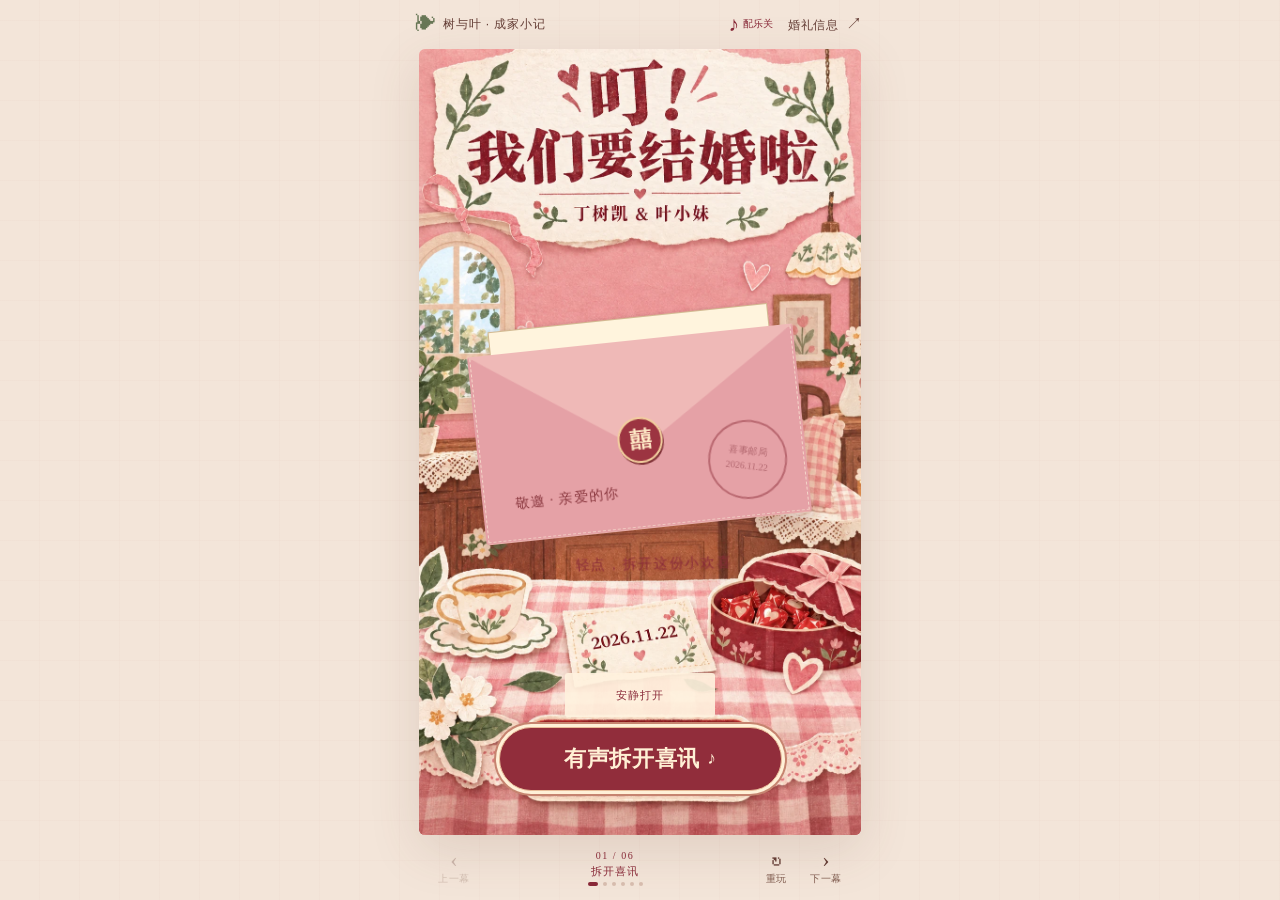
<file: index.html>
<!doctype html>
<html lang="zh-CN">
<head>
  <meta charset="UTF-8">
  <meta name="viewport" content="width=device-width,initial-scale=1,viewport-fit=cover">
  <meta name="theme-color" content="#f5e4da">
  <meta name="description" content="丁树凯与叶小妹，2026年11月22日，邀请你来小家做客，一起分享成家的欢喜。">
  <meta property="og:type" content="website">
  <meta property="og:title" content="丁树凯 & 叶小妹｜我们要结婚啦">
  <meta property="og:description" content="2026.11.22，邀请你来分享成家的欢喜。轻点，拆开我们的互动喜帖。">
  <meta property="og:url" content="https://bryantding.github.io/wedding-invitation/">
  <meta property="og:image" content="https://bryantding.github.io/wedding-invitation/assets/share-cover-square.jpg">
  <meta property="og:image:type" content="image/jpeg">
  <meta property="og:image:width" content="600">
  <meta property="og:image:height" content="600">
  <meta property="og:image:alt" content="丁树凯与叶小妹的纸艺婚礼喜讯，2026年11月22日">
  <link rel="canonical" href="https://bryantding.github.io/wedding-invitation/">
  <link rel="icon" href="assets/share-cover-square.jpg">
  <meta name="robots" content="noindex,nofollow">
  <title>丁树凯 & 叶小妹 · 成家小屋</title>
  <link rel="stylesheet" href="style.css?v=3">
  <link rel="stylesheet" href="chapters.css?v=3">
  <link rel="stylesheet" href="experience.css?v=3">
  <link rel="preload" as="image" href="assets/desk-background.webp">
  <link rel="preload" as="image" href="assets/desk-couple.webp">
  <link rel="preload" as="image" href="assets/door-pair.webp">
</head>
<body>
  <main class="invitation" id="invitation" data-scene="desk" data-desk-open="false" data-dragging="false">
    <header class="topbar">
      <span class="brand"><span aria-hidden="true">❧</span> 树与叶 · 成家小记</span>
      <div class="top-tools"><button class="music-control" id="sound" type="button" aria-label="开启参考配乐" aria-pressed="false"><span id="sound-symbol" aria-hidden="true">♪</span><small id="sound-label">配乐关</small></button><button class="quiet-button" id="info-open" type="button">婚礼信息 <span aria-hidden="true">↗</span></button></div>
    </header>

    <div class="stage-shell">
      <div class="stage" id="stage" aria-busy="true">
        <section class="scene desk-scene" id="desk-scene" aria-label="第一幕：拆开我们的喜讯">
          <h1 class="sr-only">叮！我们要结婚啦。丁树凯与叶小妹，2026年11月22日。</h1>
          <img class="scene-background" src="assets/desk-background.webp" alt="" draggable="false" fetchpriority="high">
          <div class="desk-couple-window" aria-hidden="true">
            <img class="desk-couple" src="assets/desk-couple.webp" alt="" draggable="false">
          </div>
          <img class="desk-foreground" src="assets/desk-background.webp" alt="" draggable="false">
          <button class="envelope" id="envelope" type="button" aria-label="拆开信封，看看我们的喜讯">
            <span class="envelope-back"></span>
            <span class="envelope-letter"><span>致：亲爱的你</span><b>我们，把日子<br>过成了一个家</b><i>丁树凯 & 叶小妹</i></span>
            <span class="envelope-front"></span>
            <span class="envelope-flap"></span>
            <span class="envelope-seal" aria-hidden="true">囍</span>
            <span class="envelope-address" aria-hidden="true">敬邀 · 亲爱的你</span><span class="envelope-postmark" aria-hidden="true">喜事邮局<br>2026.11.22</span>
            <span class="envelope-hint">轻点，拆开这份小欢喜</span>
          </button>
          <button class="heart-hotspot" id="send-heart" type="button" aria-label="给比心的新人送一个爱心" disabled></button>
          <button class="tea-hotspot" id="tea-secret" type="button" aria-label="尝一口桌上的喜茶"></button><div class="tea-steam" id="tea-steam" aria-hidden="true"><i></i><i></i><i></i></div>
          <button class="quiet-open" id="quiet-open" type="button">安静打开</button>
          <button class="paper-action desk-action" id="desk-action" type="button"><span>有声拆开喜讯</span><i aria-hidden="true">♪</i></button>
        </section>

        <section class="scene childhood-scene" id="childhood-scene" aria-label="第二幕：从小朋友，到小两口" hidden>
          <img class="scene-background" src="assets/story-stage.webp" alt="" draggable="false" loading="lazy">
          <div class="chapter-heading"><p>从前，各自可爱</p><h2>这两个小朋友<br>要结婚啦</h2><span>点一下照片，看看长大后的我们</span></div>
          <div class="child-cards">
            <button class="child-card" id="child-groom" type="button" aria-label="翻开丁树凯的童年照片" aria-pressed="false"><span class="child-card-inner"><span class="child-front"><img src="assets/kid-groom.webp" alt="小时候举着苹果的丁树凯" loading="lazy"><b>丁树凯</b><small>小时候 · 点我长大</small></span><span class="child-back"><img src="assets/photos/11.webp" alt="现在的新郎丁树凯" loading="lazy"><b>新郎已就位</b><small>往后，一起过日子</small></span></span></button>
            <button class="child-card" id="child-bride" type="button" aria-label="翻开叶小妹的童年照片" aria-pressed="false"><span class="child-card-inner"><span class="child-front"><img src="assets/kid-bride.webp" alt="小时候戴着帽子的叶小妹" loading="lazy"><b>叶小妹</b><small>小时候 · 点我长大</small></span><span class="child-back"><img src="assets/photos/12.webp" alt="现在的新娘叶小妹" loading="lazy"><b>新娘也已就位</b><small>往后，一起慢慢变老</small></span></span></button>
          </div>
          <span class="child-thread" id="child-thread" aria-hidden="true"><i></i><b>♡</b><i></i></span><p class="child-story" id="child-story">小时候，各自长大。<br>后来，决定一起成家。</p>
          <button class="paper-action" id="child-next" type="button"><span>去看看我们的小家</span><i aria-hidden="true">♡</i></button>
        </section>

        <section class="scene home-scene" id="home-scene" aria-label="第三幕：推开我们的小家" hidden>
          <h2 class="sr-only">欢迎来到我们的小家，从小朋友，到小两口。</h2>
          <img class="scene-background" src="assets/home-background.webp" alt="" draggable="false">
          <img class="scene-background home-evening" id="home-evening" src="assets/home-evening-v3.webp" alt="" draggable="false" loading="lazy">
          <div class="fairy-lights" id="fairy-lights" aria-hidden="true"></div><button id="home-light" class="light-pull" type="button" aria-label="点亮小家的晚灯" aria-pressed="false" disabled><i aria-hidden="true"></i><span aria-hidden="true">☀</span><small>点亮小家</small></button>
          <img class="home-couple" src="assets/home-couple.webp" alt="丁树凯与叶小妹挽着手，站在打开的小屋门前" draggable="false">
          <div class="doorway" id="doorway">
            <button class="door-leaf door-left" id="door-left" data-side="left" type="button" aria-label="向左推开左门，也可以轻点开门" aria-expanded="false">
              <span class="door-panel panel-top"></span><span class="door-panel panel-bottom"></span>
              <span class="door-sprig" aria-hidden="true">❧</span><span class="door-character" aria-hidden="true">丁</span><span class="door-knob"></span>
            </button>
            <button class="door-leaf door-right" id="door-right" data-side="right" type="button" aria-label="向右推开右门，也可以轻点开门" aria-expanded="false">
              <span class="door-panel panel-top"></span><span class="door-panel panel-bottom"></span>
              <span class="door-sprig" aria-hidden="true">❦</span><span class="door-character" aria-hidden="true">叶</span><span class="door-knob"></span>
            </button>
            <div class="door-instruction" id="door-instruction" aria-hidden="true"><span>←</span><b>向两侧推开</b><span>→</span><small>也可以轻点开门</small></div>
          </div>
          <button class="cat-hotspot" id="cat-secret" type="button" aria-label="摸摸门口的纸片小猫"></button>
          <button class="paper-action home-action" id="home-action" type="button"><span>推开我们的小家</span><i aria-hidden="true">♡</i></button>
        </section>

        <section class="scene gallery-scene" id="gallery-scene" aria-label="第四幕：十八张婚纱照相册" hidden>
          <img class="scene-background" src="assets/story-stage.webp" alt="" draggable="false" loading="lazy">
          <div class="chapter-heading"><p>把喜欢的瞬间，认真收藏</p><h2>我们的相册</h2><span>轻点照片看大图 · 左右翻翻看</span></div>
          <div class="album-filters" role="group" aria-label="相册主题"><button type="button" data-group="all" aria-pressed="true">全部 · 18</button><button type="button" data-group="window" aria-pressed="false">温柔时光</button><button type="button" data-group="light" aria-pressed="false">光影留念</button><button type="button" data-group="heart" aria-pressed="false">比心营业</button></div>
          <div class="album-main"><span class="album-paper paper-behind-one" aria-hidden="true"></span><span class="album-paper paper-behind-two" aria-hidden="true"></span><button class="album-feature" id="album-open" type="button" aria-label="打开当前照片的大图"><img id="album-photo" src="assets/photos/01.webp" alt="我们的婚纱照" loading="lazy"><span id="album-caption"></span></button><button class="album-arrow arrow-left" id="album-prev" type="button" aria-label="上一张照片">‹</button><button class="album-arrow arrow-right" id="album-next" type="button" aria-label="下一张照片">›</button></div>
          <div class="album-thumbnails" id="album-thumbnails" aria-label="选择婚纱照"></div><div class="album-meta"><p class="album-count" id="album-count" aria-live="polite">01 / 18</p><button id="album-keep" type="button" aria-pressed="false">♡ 选这张做纪念</button></div>
          <div class="scene-actions"><button class="paper-action secondary-action" id="album-full" type="button"><span>查看整本相册</span><i aria-hidden="true">↗</i></button><button class="paper-action" id="gallery-continue" type="button"><span>去领一颗喜糖</span><i aria-hidden="true">→</i></button></div>
        </section>

        <section class="scene candy-scene" id="candy-scene" aria-label="第五幕：喜糖盒里的小祝福" hidden>
          <img class="scene-background" src="assets/candy-stage.webp" alt="" draggable="false" loading="lazy">
          <div class="chapter-heading"><p>一份欢喜，想分给你</p><h2>这一颗喜糖<br>给你</h2><span>打开糖盒，抽一份今天的小好运</span></div>
          <div class="wish-slip" id="wish-slip" aria-live="polite"><span aria-hidden="true">❧</span><h3 id="wish-title">有一份甜蜜等你拆开</h3><p id="wish-body">点开喜糖盒，看看我们为你藏了什么。</p><small id="wish-count">一颗喜糖，一句祝福</small></div>
          <div class="candy-lid" id="candy-lid" aria-hidden="true"><span>囍</span></div>
          <div class="sweets"><button class="sweet strawberry" data-candy="strawberry" type="button" aria-label="拆一颗草莓喜糖"><span>囍</span></button><button class="sweet cream" data-candy="cream" type="button" aria-label="拆一颗奶油喜糖"><span>囍</span></button><button class="sweet peach" data-candy="peach" type="button" aria-label="拆一颗蜜桃喜糖"><span>囍</span></button></div>
          <span class="candy-flavor" id="candy-flavor" aria-live="polite"></span>
          <div class="scene-actions"><button class="paper-action secondary-action" id="candy-draw" type="button"><span>打开喜糖盒</span><i aria-hidden="true">♡</i></button><button class="paper-action" id="candy-continue" type="button"><span>去看正式邀请</span><i aria-hidden="true">→</i></button></div>
        </section>

        <section class="scene invite-scene" id="invite-scene" aria-label="第六幕：正式邀请你来参加婚礼" hidden>
          <img class="scene-background" src="assets/invite-stage.webp" alt="" draggable="false" loading="lazy">
          <div class="chapter-heading"><p>把这一天，留给我们</p><h2>婚礼见</h2></div>
          <div class="final-card"><img class="final-photo" src="assets/photos/14.webp" alt="圆镜中的丁树凯和叶小妹" loading="lazy"><h3>丁树凯 <i>&</i> 叶小妹</h3><p class="final-date">2026.11.22</p><p class="final-week">星期日 · 邀请你来分享欢喜</p><p class="wedding-countdown" id="wedding-countdown"></p><address>安徽省宿州市灵璧县<br>韦集镇陈园村浦庄丁府</address><p class="final-line">喜酒一起喝，欢喜一起分。</p><div class="blessing-options" aria-label="给喜帖盖一枚祝福章"><button type="button" data-stamp="新婚快乐">新婚快乐</button><button type="button" data-stamp="百年好合">百年好合</button><button type="button" data-stamp="永结同心">永结同心</button></div><span class="blessing-stamp" id="blessing-stamp" aria-live="polite" hidden></span></div>
          <div class="scene-actions"><button class="paper-action secondary-action" id="final-info" type="button"><span>婚礼信息</span><i aria-hidden="true">↗</i></button><button class="paper-action" id="keepsake-open" type="button"><span>领取纪念票</span><i aria-hidden="true">♡</i></button></div>
        </section>

        <div class="loading-screen" id="loading-screen" role="status"><span class="loading-flower" aria-hidden="true">❧</span><p>正在展开这份小欢喜</p><small id="loading-count">0 / 5</small></div>
        <div class="asset-error" id="asset-error" hidden><p>小屋还没完全展开</p><button class="small-button" id="retry-assets" type="button">重新打开</button></div>
        <div class="heart-particles" id="heart-particles" aria-hidden="true"></div>
        <div class="paper-confetti" id="paper-confetti" aria-hidden="true"></div><div class="page-ribbon" id="page-ribbon" aria-hidden="true"><span>树与叶 · 成家小记</span></div>
      </div>
    </div>

    <footer class="controls">
      <button class="control-icon" id="scene-prev" type="button" aria-label="上一幕"><span aria-hidden="true">‹</span><small>上一幕</small></button>
      <button class="chapter-picker" id="chapter-picker" type="button" aria-label="打开六幕目录"><span id="chapter-count">01 / 06</span><b id="chapter-name">拆开喜讯</b><span class="chapter-dots" id="chapter-dots" aria-hidden="true"></span></button>
      <button class="control-icon" id="replay" type="button" aria-label="重玩当前一幕" title="重玩"><span aria-hidden="true">↻</span><small>重玩</small></button>
      <button class="control-icon" id="scene-next" type="button" aria-label="下一幕"><span aria-hidden="true">›</span><small>下一幕</small></button>
    </footer>
    <p class="sr-only" id="announcement" role="status" aria-live="polite"></p>
  </main>

  <dialog id="info-dialog" aria-labelledby="info-title">
    <div class="info-paper">
      <button class="dialog-close" id="info-close" type="button" aria-label="关闭婚礼信息">×</button>
      <span class="info-sprig" aria-hidden="true">❧</span>
      <p class="eyebrow">有一件人生喜事 · 想和你分享</p>
      <h2 id="info-title">丁树凯 <span>&</span> 叶小妹</h2>
      <p class="info-invite">我们结婚啦，邀请你来热闹一下。</p>
      <div class="info-date"><b>11<span> / </span>22</b><p>2026年 · 星期日</p></div>
      <p class="address-label">喜宴地点</p>
      <address>安徽省宿州市灵璧县<br>韦集镇陈园村浦庄丁府</address>
      <div class="info-actions"><button class="small-button solid" id="save-date" type="button">保存婚礼日期</button><button class="small-button" id="copy-address" type="button">复制地址</button></div>
      <p class="info-note">喜酒一起喝，欢喜一起分。</p>
      <p class="info-note"><a href="share.html">分享这份喜讯 ↗</a></p>
    </div>
    <div class="toast" id="toast" role="status" hidden></div>
  </dialog>
  <dialog id="photo-dialog" aria-label="婚纱照相册大图"><div class="photo-viewer"><header><span id="photo-position">01 / 18</span><button id="photo-zoom" type="button">放大</button><button id="photo-close" type="button" aria-label="关闭相册">×</button></header><div class="photo-zone" id="photo-zone"><img id="photo-full" alt="" draggable="false"><button class="viewer-arrow viewer-prev" id="viewer-prev" type="button" aria-label="上一张大图">‹</button><button class="viewer-arrow viewer-next" id="viewer-next" type="button" aria-label="下一张大图">›</button></div><p id="photo-caption" role="status" aria-live="polite" aria-atomic="true"></p><div class="viewer-thumbnails" id="viewer-thumbnails"></div></div></dialog>
  <dialog id="chapters-dialog" aria-labelledby="chapters-title"><div class="chapters-paper"><button id="chapters-close" class="dialog-close" type="button" aria-label="关闭目录">×</button><p class="eyebrow">树与叶的成家小记</p><h2 id="chapters-title">这一份欢喜，慢慢拆</h2><nav id="chapter-list" aria-label="六幕故事目录"></nav><div class="memory-stamps" aria-label="小屋彩蛋收集"><span data-memory="tea">♧<small>喜茶章</small></span><span data-memory="heart">♡<small>比心章</small></span><span data-memory="cat">⌁<small>小猫章</small></span></div><p id="secret-count">小彩蛋，也藏在日常里。</p></div></dialog>
  <dialog id="keepsake-dialog" aria-labelledby="keepsake-title"><div class="keepsake-paper"><button id="keepsake-close" class="dialog-close" type="button" aria-label="关闭纪念票">×</button><p class="eyebrow">一份欢喜，想寄给你</p><h2 id="keepsake-title">这张小票，留给你</h2><label class="guest-label" for="keepsake-name">这份邀请，写给<input id="keepsake-name" type="text" maxlength="24" placeholder="亲爱的你" autocomplete="off"></label><div class="keepsake-preview"><img id="keepsake-image" alt="你的婚礼纪念票"><p id="keepsake-status" role="status">正在把欢喜装进小票…</p></div><button id="keepsake-download" class="small-button solid" type="button" disabled>保存这张纪念票 ↓</button><p class="keepsake-note">也可以长按卡片保存。昵称只用于当前卡片。</p></div></dialog>
  <div class="floating-message" id="floating-message" role="status" hidden></div>
  <audio id="soundtrack" src="assets/audio/someday-reference-cleaned.m4a" preload="none" loop playsinline></audio>
  <script defer src="invitation-v3.js"></script>
  <script defer src="wechat-share.js"></script>
</body>
</html>
</file>
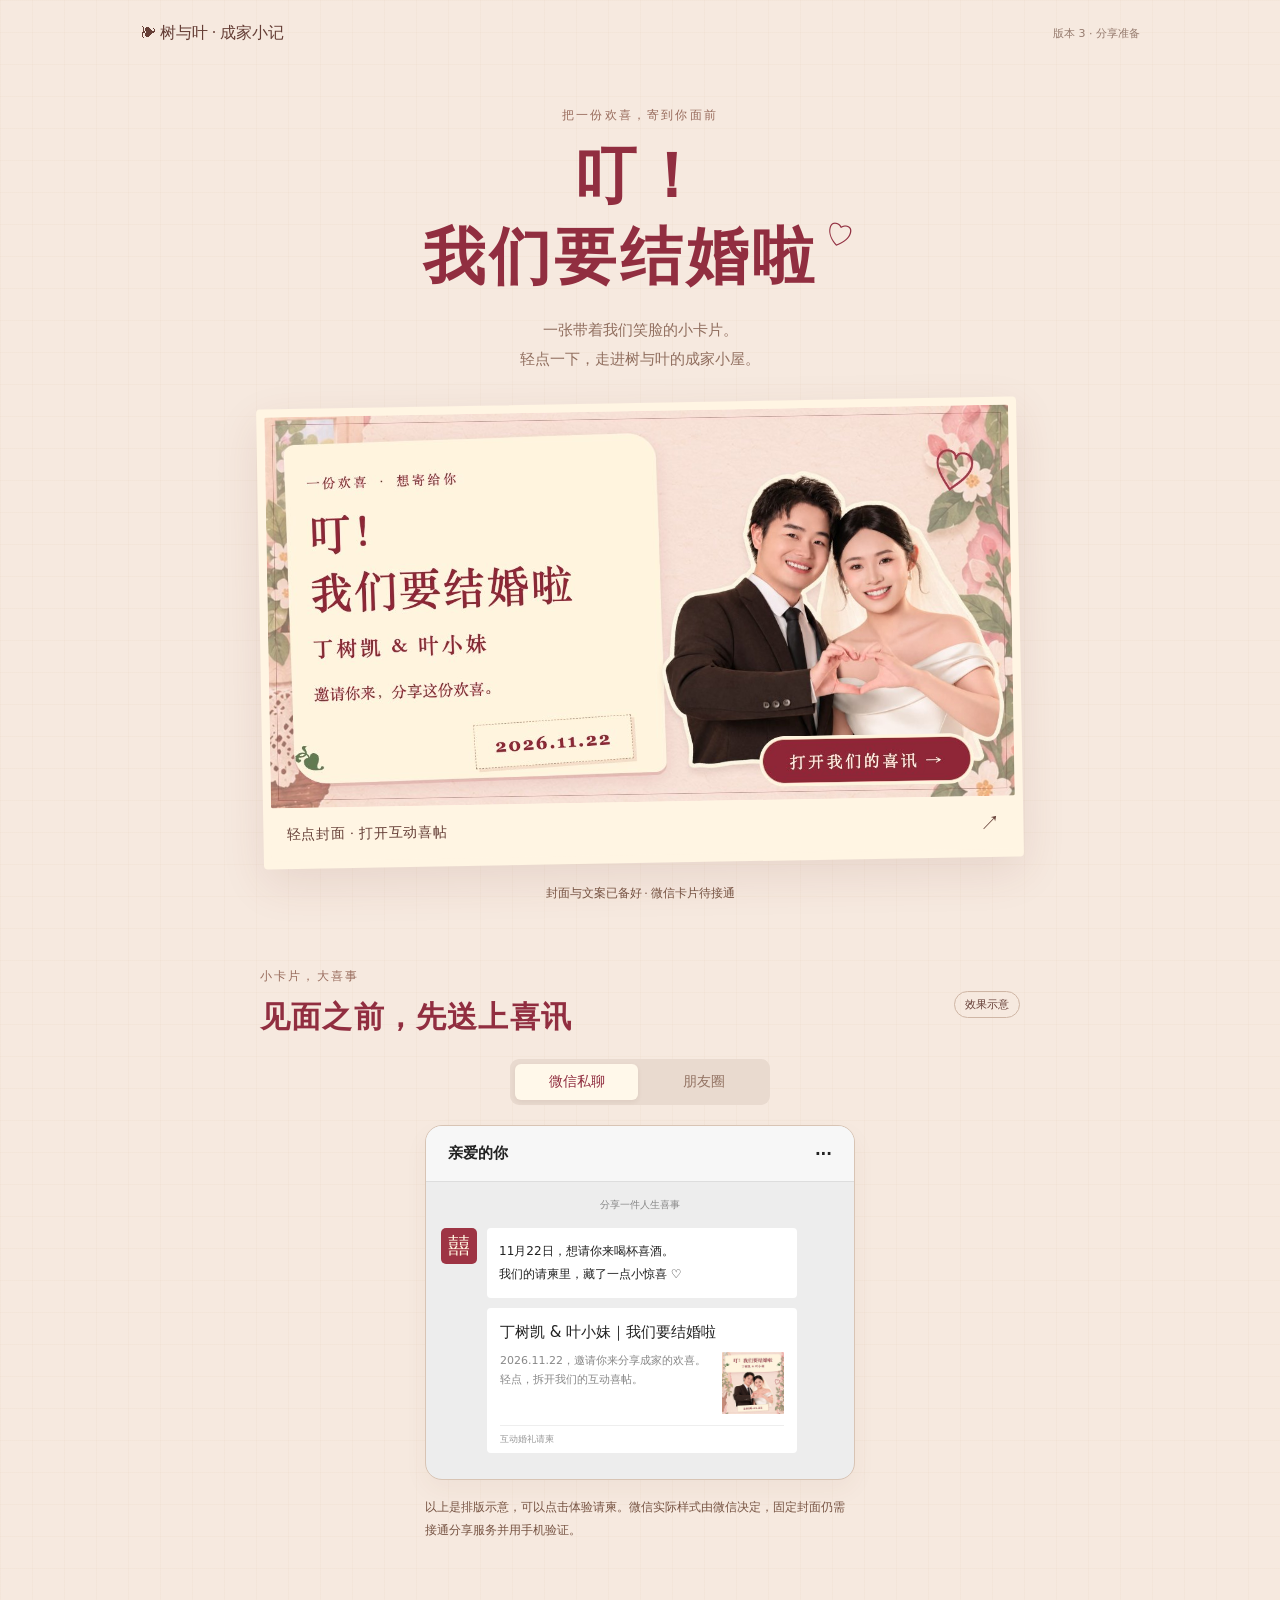
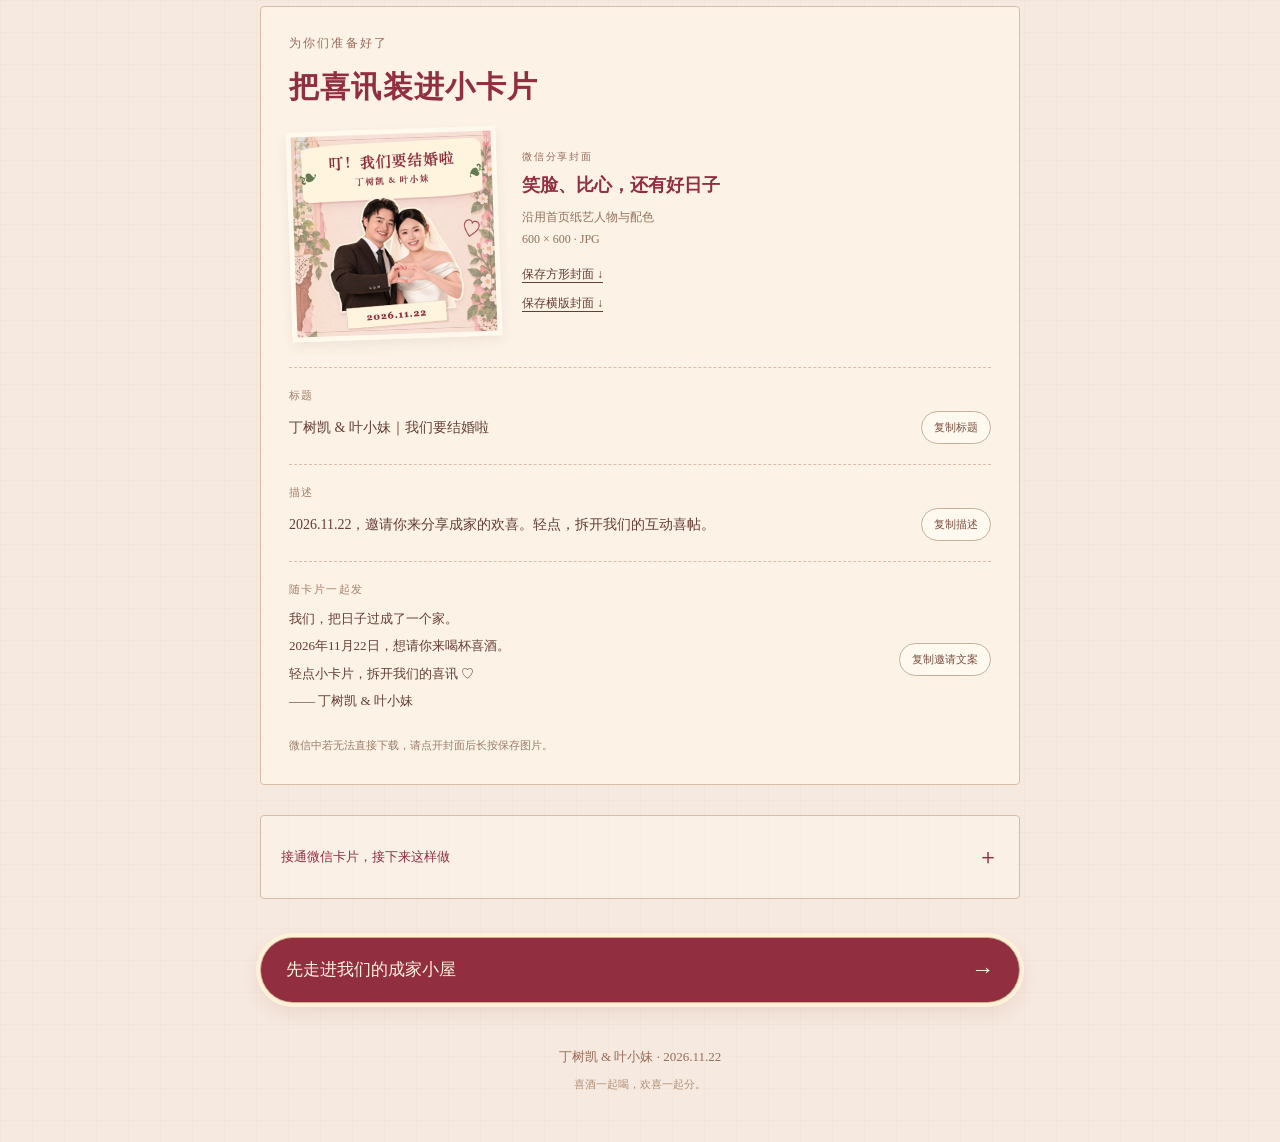
<file: share.html>
<!doctype html>
<html lang="zh-CN">
<head>
  <meta charset="utf-8">
  <meta name="viewport" content="width=device-width,initial-scale=1,viewport-fit=cover">
  <meta name="theme-color" content="#f5e4da">
  <meta name="robots" content="noindex,nofollow">
  <meta name="description" content="丁树凯与叶小妹，2026.11.22。轻点，拆开我们的互动喜帖。">
  <meta property="og:type" content="website">
  <meta property="og:title" content="丁树凯 & 叶小妹｜我们要结婚啦">
  <meta property="og:description" content="2026.11.22，邀请你来分享成家的欢喜。轻点，拆开我们的互动喜帖。">
  <meta property="og:url" content="https://bryantding.github.io/wedding-invitation/">
  <meta property="og:image" content="https://bryantding.github.io/wedding-invitation/assets/share-cover-square.jpg">
  <meta property="og:image:type" content="image/jpeg">
  <meta property="og:image:width" content="600">
  <meta property="og:image:height" content="600">
  <meta property="og:image:alt" content="丁树凯与叶小妹的纸艺婚礼喜讯，2026年11月22日">
  <link rel="icon" href="assets/share-cover-square.jpg">
  <link rel="stylesheet" href="share.css?v=1">
  <title>分享这份喜讯 · 丁树凯 & 叶小妹</title>
</head>
<body>
  <header class="share-top"><a href="./">❧ 树与叶 · 成家小记</a><span>版本 3 · 分享准备</span></header>
  <main>
    <section class="share-intro">
      <p class="eyebrow">把一份欢喜，寄到你面前</p>
      <h1>叮！<br>我们要结婚啦<span>♡</span></h1>
      <p class="intro-copy">一张带着我们笑脸的小卡片。<br>轻点一下，走进树与叶的成家小屋。</p>
      <a class="hero-cover" href="./" aria-label="点击婚礼封面，进入版本3互动请柬"><img src="assets/share-cover-wide.jpg" width="1200" height="630" alt="丁树凯与叶小妹比心的纸艺封面，2026年11月22日"><span>轻点封面 · 打开互动喜帖 <b>↗</b></span></a>
      <p class="ready-note" id="share-status" role="status">封面与文案已备好 · 微信卡片待接通</p>
    </section>

    <section class="preview-section" aria-labelledby="preview-title">
      <div class="section-heading"><div><p class="eyebrow">小卡片，大喜事</p><h2 id="preview-title">见面之前，先送上喜讯</h2></div><span class="preview-tag">效果示意</span></div>
      <div class="preview-tabs" role="tablist" aria-label="选择分享场景"><button id="chat-tab" type="button" role="tab" aria-selected="true" aria-controls="chat-preview" tabindex="0">微信私聊</button><button id="moments-tab" type="button" role="tab" aria-selected="false" aria-controls="moments-preview" tabindex="-1">朋友圈</button></div>
      <div class="phone-preview" id="chat-preview" role="tabpanel" aria-labelledby="chat-tab">
        <div class="phone-bar"><span>亲爱的你</span><span aria-hidden="true">···</span></div>
        <p class="chat-time">分享一件人生喜事</p>
        <div class="chat-row"><span class="avatar" aria-hidden="true">囍</span><div class="chat-stack"><p class="chat-bubble">11月22日，想请你来喝杯喜酒。<br>我们的请柬里，藏了一点小惊喜 ♡</p><a class="chat-card" href="./" aria-label="预览卡片，进入互动请柬"><strong>丁树凯 & 叶小妹｜我们要结婚啦</strong><div><p>2026.11.22，邀请你来分享成家的欢喜。轻点，拆开我们的互动喜帖。</p><img src="assets/share-cover-square.jpg" width="600" height="600" alt="喜帖方形封面"></div><small>互动婚礼请柬</small></a></div></div>
      </div>
      <div class="phone-preview moments-preview" id="moments-preview" role="tabpanel" aria-labelledby="moments-tab" hidden>
        <div class="phone-bar"><span>朋友圈</span><span aria-hidden="true">♡</span></div>
        <div class="moment-row"><span class="avatar" aria-hidden="true">囍</span><div class="moment-stack"><b class="moment-name">树凯 & 小妹</b><p>我们，把日子过成了一个家。<br>2026.11.22，想把这份欢喜分给你。<br>点击小卡片，婚礼见 ♡</p><a class="moment-card" href="./" aria-label="预览朋友圈卡片，进入互动请柬"><img src="assets/share-cover-square.jpg" width="600" height="600" alt="喜帖方形封面"><strong>丁树凯 & 叶小妹要结婚啦｜2026.11.22，婚礼见</strong></a><small>刚刚 · 互动婚礼请柬</small></div></div>
      </div>
      <p class="preview-note">以上是排版示意，可以点击体验请柬。微信实际样式由微信决定，固定封面仍需接通分享服务并用手机验证。</p>
    </section>

    <section class="prepare-section" aria-labelledby="prepare-title"><p class="eyebrow">为你们准备好了</p><h2 id="prepare-title">把喜讯装进小卡片</h2>
      <div class="asset-card"><img src="assets/share-cover-square.jpg" width="600" height="600" alt="可下载的600像素方形封面"><div><p class="eyebrow">微信分享封面</p><h3>笑脸、比心，还有好日子</h3><p>沿用首页纸艺人物与配色<br>600 × 600 · JPG</p><a class="text-link" href="assets/share-cover-square.jpg" download="丁树凯与叶小妹-微信封面.jpg">保存方形封面 ↓</a><a class="text-link" href="assets/share-cover-wide.jpg" download="丁树凯与叶小妹-横版封面.jpg">保存横版封面 ↓</a></div></div>
      <div class="copy-block"><span>标题</span><p id="card-title">丁树凯 & 叶小妹｜我们要结婚啦</p><button type="button" data-copy="title">复制标题</button></div>
      <div class="copy-block"><span>描述</span><p id="card-description">2026.11.22，邀请你来分享成家的欢喜。轻点，拆开我们的互动喜帖。</p><button type="button" data-copy="description">复制描述</button></div>
      <div class="copy-block invitation-copy"><span>随卡片一起发</span><p>我们，把日子过成了一个家。<br>2026年11月22日，想请你来喝杯喜酒。<br>轻点小卡片，拆开我们的喜讯 ♡<br>—— 丁树凯 & 叶小妹</p><button type="button" data-copy="invitation">复制邀请文案</button></div>
      <p class="download-note">微信中若无法直接下载，请点开封面后长按保存图片。</p>
    </section>

    <details class="launch-details"><summary>接通微信卡片，接下来这样做 <span>＋</span></summary><div>
      <ol><li><b>建立长期入口。</b>用本人账号开通托管并绑定自有域名；如使用大陆节点，需要备案。完成后检查手机关闭 VPN 是否能正常打开。</li><li><b>配置封面卡片。</b>可接入现成的微信卡片服务，填入正式网址、上面的封面、标题和描述。这样无需自行运营公众号。</li><li><b>手机试发。</b>先发到自己的微信，再检查私聊和朋友圈封面、点击后六幕交互及配乐，确认后发给亲友。</li></ol>
      <p>当前状态：设计与文件已准备；国内托管、正式域名和微信分享服务尚未开通。本页不代表已经生成可直接转发的微信卡片。</p>
      <p><a href="https://3wt.cn/help/weixinCard.html" target="_blank" rel="noopener noreferrer">查看微信卡片服务说明 ↗</a><br><a href="https://pages.edgeone.ai/zh/document/domain-overview" target="_blank" rel="noopener noreferrer">查看托管域名要求 ↗</a></p>
      <p class="muted">第三方卡片服务可能记录点击数据；尚未上传照片或开通付费服务。最终套餐和展示效果需以服务后台及微信实测为准。</p>
    </div></details>
    <a class="enter-invitation" href="./">先走进我们的成家小屋 <span>→</span></a>
  </main>
  <footer>丁树凯 & 叶小妹 · 2026.11.22<br><span>喜酒一起喝，欢喜一起分。</span></footer>
  <p class="copy-toast" id="copy-status" role="status" hidden></p>
  <script defer src="share-page.js"></script>
</body>
</html>
</file>
<file: style.css>
:root{color-scheme:light;--cream:#fff4df;--pink:#eeb9b7;--wine:#892938;--ink:#653e36;--sage:#687756;font-family:-apple-system,BlinkMacSystemFont,"PingFang SC","Hiragino Sans GB",sans-serif;background:#f5e4da;color:var(--ink)}
*{box-sizing:border-box}html,body{margin:0;width:100%;height:100%;overflow:hidden}button{font:inherit;color:inherit;cursor:pointer;-webkit-tap-highlight-color:transparent}button:focus-visible{outline:3px solid #6d7c56;outline-offset:4px}button:disabled{cursor:default}button, a{touch-action:manipulation}img{-webkit-user-drag:none;user-select:none}button[hidden],[hidden]{display:none!important}.sr-only{position:absolute;width:1px;height:1px;padding:0;margin:-1px;overflow:hidden;clip:rect(0,0,0,0);white-space:nowrap;border:0}
body{background-color:#f3e5d9;background-image:repeating-linear-gradient(0deg,transparent 0 39px,#b7796d08 39px 40px),repeating-linear-gradient(90deg,transparent 0 39px,#b7796d08 39px 40px)}
.invitation{width:100%;height:100vh;height:100dvh;display:flex;flex-direction:column;align-items:center;padding-top:env(safe-area-inset-top);padding-bottom:env(safe-area-inset-bottom)}
.topbar{width:min(100%,480px);height:46px;flex-shrink:0;display:flex;align-items:center;justify-content:space-between;padding:0 16px;font-size:11px;letter-spacing:.08em}.brand{display:flex;align-items:center;gap:6px}.brand>span{font-family:Georgia,serif;color:var(--sage);font-size:23px}.quiet-button{background:none;border:0;min-height:44px;padding:0 4px;font-size:11px;letter-spacing:.05em}.quiet-button>span{font-size:16px;margin-left:4px}
.stage-shell{display:flex;align-items:center;justify-content:center;flex:1;min-height:0;width:100%;padding:0 10px}.stage{width:min(100%,calc((100vh - 114px - env(safe-area-inset-top) - env(safe-area-inset-bottom)) * .5625));width:min(100%,calc((100dvh - 114px - env(safe-area-inset-top) - env(safe-area-inset-bottom)) * .5625));height:auto;aspect-ratio:9/16;position:relative;isolation:isolate;overflow:hidden;container-type:inline-size;border-radius:4px;background:#edbcb8;box-shadow:0 8px 35px #75493720;user-select:none}.scene{position:absolute;inset:0;overflow:hidden}.scene-background{position:absolute;width:100%;height:100%;inset:0;object-fit:fill;pointer-events:none}
.desk-couple-window{position:absolute;inset:0;overflow:hidden;clip-path:polygon(0 24%,100% 24%,100% 73%,0 73%);pointer-events:none}.desk-couple{position:absolute;width:91%;height:43%;left:4.5%;bottom:31.3%;object-fit:contain;object-position:bottom;opacity:0;transform:translateY(33%) scale(.8) rotate(-3deg);transform-origin:50% 100%;transition:transform 1.15s cubic-bezier(.18,.76,.23,1),opacity .45s ease}.desk-foreground{position:absolute;inset:0;width:100%;height:100%;object-fit:fill;clip-path:polygon(0 68%,5% 66%,14% 66%,23% 68%,64% 68%,72% 64%,85% 63%,100% 64%,100% 100%,0 100%);pointer-events:none}
[data-desk-open="true"] .desk-couple{opacity:1;transform:translateY(0) scale(1) rotate(0);transition-delay:.28s}.envelope{position:absolute;left:13%;top:37%;width:74%;height:24%;border:0;background:none;perspective:900px;padding:0;isolation:isolate;filter:drop-shadow(0 8px 6px #6e38382a);transform:rotate(-5deg);transition:transform .8s .1s,opacity .45s .4s}.envelope-back{position:absolute;inset:0;background:#b7666d;border:3px solid #f2d8b8;border-radius:4px}.envelope-letter{position:absolute;left:7%;right:7%;top:-12%;height:101%;background:#fff4dd;padding:9% 4%;border:1px solid #d2b991;color:#85333d;display:flex;flex-direction:column;align-items:center;justify-content:space-around;transition:transform .7s ease;box-shadow:0 -2px 2px #543c3a12}.envelope-letter>span{font-family:"Songti SC",STSong,serif;font-size:13px;font-size:3.2cqw;align-self:flex-start;margin-left:3%}.envelope-letter>b{font-family:"Songti SC",STSong,serif;font-size:20px;font-size:5.2cqw;line-height:1.55;letter-spacing:.1em}.envelope-letter>i{font-size:10px;font-size:2.7cqw;font-style:normal;letter-spacing:.15em}.envelope-front{position:absolute;inset:0;background:#e5a1a6;clip-path:polygon(0 0,50% 55%,100% 0,100% 100%,0 100%);border-radius:3px;z-index:2}.envelope-front:after{content:"";position:absolute;inset:2px;border:1px dashed #f5d6c9;clip-path:polygon(0 0,50% 55%,100% 0,100% 100%,0 100%)}.envelope-flap{position:absolute;left:0;right:0;top:0;height:58%;background:#efb9b7;clip-path:polygon(0 0,100% 0,50% 100%);transform-origin:50% 0;z-index:3;transition:transform .6s,opacity .3s .3s}.envelope-seal{position:absolute;top:41%;left:43%;width:14%;aspect-ratio:1;background:#9c3441;border:2px solid #f2ce9e;display:grid;place-items:center;border-radius:50%;z-index:4;font:700 18px "Songti SC",STSong,serif;font-size:5cqw;color:#ffeac7;box-shadow:1px 2px 0 #813338}.envelope-hint{position:absolute;left:-5%;right:-5%;bottom:-24%;font-size:12px;font-size:3.1cqw;color:var(--wine);letter-spacing:.12em;transform:rotate(5deg)}
[data-desk-open="true"] .envelope{transform:translateY(75%) rotate(8deg) scale(.75);opacity:0;pointer-events:none}[data-desk-open="true"] .envelope-flap{transform:rotateX(-180deg);opacity:0}[data-desk-open="true"] .envelope-letter{transform:translateY(-35%)}[data-desk-open="true"] .envelope-seal{opacity:0}
.paper-action{position:absolute;left:18%;width:64%;bottom:5.6%;height:8.2%;padding:0 10px;background:#912d3b;border:1px solid #e8bc99;border-radius:999px;box-shadow:0 0 0 3px #fff0d7,0 0 0 5px #c68470,0 4px 3px #62313430;color:#fff0d5;display:flex;align-items:center;justify-content:center;gap:7px;transition:transform .2s,background .2s;z-index:9;white-space:nowrap}.paper-action>span{font-family:"Songti SC",STSong,serif;font-size:20px;font-size:5cqw;font-weight:700;letter-spacing:.03em}.paper-action>i{font-style:normal;font-size:16px;font-size:4cqw}.paper-action:active{transform:scale(.97);background:#7d2332}.heart-hotspot{position:absolute;left:35%;top:47%;width:36%;height:18%;border:0;background:transparent;z-index:4}.heart-hotspot:disabled{pointer-events:none}.heart-hotspot:focus-visible{outline-offset:-8px;border-radius:30px}
.home-couple{position:absolute;width:77%;height:49%;left:11.5%;bottom:22.6%;object-fit:contain;object-position:bottom;pointer-events:none;filter:drop-shadow(1px 3px 1px #68402c20);transform:translateY(6px);transition:transform .8s}.doorway{position:absolute;left:14.2%;right:14.2%;top:23.4%;height:58%;perspective:1000px;transform-style:preserve-3d;z-index:4;isolation:isolate}.door-leaf{position:absolute;top:0;width:50.1%;height:100%;padding:0;border:3px solid #c78382;background:#e9b1b1;box-shadow:inset 0 0 0 3px #f9d7c7,inset 0 0 0 8px #d79a9b,0 5px 7px #69362d30;backface-visibility:hidden;transform-style:preserve-3d;touch-action:none;will-change:transform;transition:transform 850ms cubic-bezier(.19,.8,.22,1);overflow:hidden}.door-left{left:0;transform-origin:0 50%;transform:rotateY(var(--left-angle,0deg))}.door-right{right:0;transform-origin:100% 50%;transform:rotateY(var(--right-angle,0deg))}.door-panel{position:absolute;left:12%;right:12%;border:3px solid #d39a98;box-shadow:inset 2px 2px 0 #bb7c7e60,2px 2px 0 #ffe0d1;background:#efbfb9}.panel-top{top:5%;height:52%}.panel-bottom{bottom:5%;height:30%}.door-sprig{position:absolute;top:13%;left:15%;right:15%;text-align:center;font-family:Georgia,serif;font-size:70px;font-size:15cqw;color:#687857;transform:rotate(-15deg);text-shadow:1px 1px #fff0d6}.door-right .door-sprig{transform:rotate(15deg)}.door-character{position:absolute;top:37%;left:0;right:0;font-family:"Songti SC",STSong,serif;font-size:30px;font-size:8cqw;color:#8b2c3b;letter-spacing:.15em;text-shadow:1px 1px #ffe6cd}.door-knob{position:absolute;top:63%;width:11%;aspect-ratio:1;border-radius:50%;border:2px solid #a46c30;background:#c4964c;box-shadow:inset 2px 1px 0 #efd19b,1px 2px 1px #8a6131}.door-left .door-knob{right:9%}.door-right .door-knob{left:9%}.door-instruction{position:absolute;left:10%;right:10%;top:61%;pointer-events:none;display:flex;justify-content:center;align-items:center;flex-wrap:wrap;gap:8px;color:#82303b;text-align:center;transition:opacity .15s}.door-instruction>b{font-family:"Songti SC",STSong,serif;font-size:15px;font-size:3.7cqw}.door-instruction>span{font-size:19px}.door-instruction>small{width:100%;font-size:10px;font-size:2.6cqw;letter-spacing:.12em}[data-dragging="true"] .door-leaf{transition:none}.home-scene.is-open .home-couple{transform:translateY(0)}.home-scene.is-open .doorway{pointer-events:none}.home-scene.is-open .door-leaf{pointer-events:none}.home-action{bottom:5.8%}
.controls{height:64px;flex-shrink:0;display:flex;align-items:center;justify-content:space-between;width:min(100%,440px);padding:0 12px;gap:8px}.control-icon{min-width:44px;min-height:48px;display:flex;flex-direction:column;align-items:center;justify-content:center;gap:1px;border:0;background:none}.control-icon>span{font-family:Georgia,serif;font-size:22px;line-height:1}.control-icon>small{font-size:9px;letter-spacing:.05em;color:#815d50}.control-icon[aria-pressed="true"]{color:var(--wine)}.chapter-nav{display:flex;align-items:center;justify-content:center;gap:10px}.chapter-nav>button{background:none;border:0;min-height:44px;font-size:11px;white-space:nowrap;opacity:.55;padding:0 3px;transition:opacity .2s}.chapter-nav>button>span{font-family:Georgia,serif;font-size:12px;margin-right:2px}.chapter-nav>button[aria-current="step"]{opacity:1;color:var(--wine)}.chapter-line{height:1px;width:22px;background:#ba9783}
.door-leaf{background-image:url('assets/door-pair.webp');background-size:200% 100%;border:0;box-shadow:inset 0 0 0 1px #b3797b50,0 5px 7px #69362d30}.door-left{background-position:left center}.door-right{background-position:right center}.door-leaf>.door-panel,.door-leaf>.door-sprig,.door-leaf>.door-character,.door-leaf>.door-knob{display:none}.door-instruction{top:59%;left:3%;right:3%;padding:8px 3px;background:#fff0daed;border:1px solid #c8987c;border-radius:3px;box-shadow:0 2px 2px #62313420}
.paper-action{min-height:44px}
.loading-screen{position:absolute;inset:0;background:#f8e9d8;display:flex;flex-direction:column;align-items:center;justify-content:center;z-index:20;transition:opacity .4s;letter-spacing:.12em}.loading-screen p{font-size:13px}.loading-screen small{font-size:10px;color:#93695a}.loading-flower{font-family:Georgia,serif;font-size:55px;color:var(--sage);animation:loading-sway 1.8s ease-in-out infinite alternate}.loading-screen.loaded{opacity:0;pointer-events:none}.asset-error{position:absolute;inset:0;z-index:21;background:#f8e9d8;display:flex;flex-direction:column;align-items:center;justify-content:center;gap:12px}
.heart-particles{position:absolute;inset:0;pointer-events:none;overflow:hidden;z-index:10}.heart-particle{position:absolute;left:var(--x);top:var(--y);font-family:Georgia,serif;font-size:var(--size);color:var(--particle-color,#ae3c50);animation:heart-flight 1.4s ease-out both;text-shadow:1px 1px #fff4de}
dialog{border:0;padding:0;background:transparent;color:var(--ink);width:min(90vw,420px);max-height:90vh;max-height:90dvh;overflow:auto;box-shadow:0 18px 70px #462c3550}dialog::backdrop{background:#4b303a80;backdrop-filter:blur(5px)}dialog:not([open]){display:none}.info-paper{position:relative;text-align:center;background:#fff2dd;padding:37px 24px 28px;border:7px solid #efc1ba;outline:1px dashed #b2806c;outline-offset:-14px;min-height:510px}.dialog-close{position:absolute;right:10px;top:9px;border:0;background:none;font-size:28px;width:44px;height:44px}.info-sprig{font:45px Georgia,serif;color:var(--sage)}.eyebrow{font-size:10px;letter-spacing:.1em;margin:8px 0 22px}.info-paper h2{font:700 27px "Songti SC",STSong,serif;color:var(--wine);letter-spacing:.03em;margin:0}.info-paper h2>span{font:italic 22px Georgia,serif;margin:0 5px}.info-invite{font-size:11px;line-height:1.8;margin:13px 0 23px}.info-date{padding:18px 0;border-block:1px solid #c99a8440}.info-date>b{font:50px Georgia,serif;color:var(--wine)}.info-date>b>span{font-size:23px;color:#b17c6a}.info-date>p{font-size:11px;letter-spacing:.18em;margin:8px 0 0}.address-label{margin:22px 0 9px;font-size:10px;letter-spacing:.2em;color:#9c6857}address{font-style:normal;font-size:14px;line-height:1.9;user-select:text}.info-actions{display:flex;gap:9px;justify-content:center;margin-top:24px;flex-wrap:wrap}.small-button{border:1px solid #a8535c;background:transparent;color:var(--wine);border-radius:5px;padding:12px 14px;font-size:12px;min-height:44px}.small-button.solid{background:var(--wine);color:var(--cream)}.info-note{font-size:11px;letter-spacing:.12em;margin:22px 0 0}.toast{position:fixed;left:50%;bottom:max(92px,12vh);transform:translateX(-50%);z-index:100;max-width:85vw;padding:13px 20px;color:#fff1dc;background:#6d3e43f2;font-size:13px;border-radius:5px;white-space:nowrap;text-align:center}
@keyframes heart-flight{0%{opacity:0;transform:translate(0,0) scale(.5) rotate(0)}15%{opacity:1}100%{opacity:0;transform:translate(var(--dx),var(--dy)) scale(1.1) rotate(var(--turn))}}@keyframes loading-sway{to{transform:rotate(15deg)}}
@media(min-width:700px){.topbar{width:470px;height:48px;padding-inline:8px}.stage-shell{padding:0 24px}.stage{border-radius:6px}.controls{height:65px}.quiet-button,.brand{font-size:12px}.chapter-nav>button{font-size:12px}.control-icon>small{font-size:10px}}
@media(max-width:350px){.topbar{height:42px;padding-inline:11px}.controls{height:58px;padding-inline:7px;gap:4px}.chapter-nav{gap:5px}.chapter-nav>button{font-size:10px}.chapter-line{width:12px}.control-icon{min-width:44px}.stage-shell{padding-inline:6px}.info-paper{padding-inline:15px}.info-paper h2{font-size:23px}}
@media(prefers-reduced-motion:reduce){*,*:before,*:after{animation-duration:.01ms!important;transition-duration:.01ms!important;scroll-behavior:auto!important}.heart-particle{display:none}}
</file>
<file: chapters.css>
.top-tools{display:flex;align-items:center;gap:8px}.music-control{display:flex;align-items:center;gap:4px;border:0;background:none;min-height:44px;padding:0 3px;color:var(--wine)}.music-control>span{font:21px Georgia,serif}.music-control>small{font-size:10px;white-space:nowrap}.music-control[aria-pressed="true"]>span{animation:music-sway 2s ease-in-out infinite alternate}.scene:not([hidden]){animation:chapter-arrival .5s ease both}.quiet-open{position:absolute;bottom:15%;left:33%;width:34%;min-height:44px;border:0;background:#fff2dfe8;border-radius:3px;color:var(--wine);font-size:11px;letter-spacing:.08em;z-index:8}[data-desk-open="true"] .quiet-open{display:none}.tea-hotspot{position:absolute;left:1%;top:66%;width:25%;height:12%;border:0;background:none;z-index:6}.tea-steam{position:absolute;left:8%;top:62%;width:13%;height:10%;pointer-events:none;z-index:7;opacity:0}.tea-steam.active{opacity:1}.tea-steam i{position:absolute;left:15%;bottom:0;height:50%;width:20%;border-left:2px solid #fff9e3;border-radius:50%;opacity:0}.tea-steam.active i{animation:steam-rise 1.5s ease-out both}.tea-steam i:nth-child(2){left:45%;animation-delay:.2s}.tea-steam i:nth-child(3){left:75%;animation-delay:.4s}.cat-hotspot{position:absolute;left:1%;top:79%;width:17%;height:8%;min-height:36px;border:0;background:none;z-index:7}
.controls{gap:6px;padding-inline:12px}.control-icon:disabled{opacity:.28;cursor:default}.chapter-picker{border:0;background:none;display:flex;flex-direction:column;align-items:center;justify-content:center;gap:3px;min-height:56px;flex:1;min-width:100px;color:var(--wine)}.chapter-picker>span:first-child{font:10px Georgia,serif;letter-spacing:.15em}.chapter-picker>b{font-size:11px;font-weight:500;letter-spacing:.08em}.chapter-dots{display:flex;align-items:center;gap:5px}.chapter-dots i{display:block;width:4px;height:4px;border-radius:50%;background:#b78e7b70}.chapter-dots i.active{background:var(--wine);width:10px;border-radius:4px}
.chapter-heading{position:absolute;top:6.3%;left:9%;right:9%;text-align:center;color:var(--wine)}.chapter-heading>p{font-size:11px;font-size:3cqw;letter-spacing:.13em;margin:0 0 8px}.chapter-heading h2{font-family:"Songti SC",STSong,serif;font-size:38px;font-size:10.5cqw;line-height:1.18;margin:0;letter-spacing:.04em}.chapter-heading>span{display:block;font-size:11px;font-size:3cqw;line-height:1.6;letter-spacing:.06em;margin-top:10px;color:#916254}
.child-cards{position:absolute;left:8%;right:8%;top:32%;height:37%;display:flex;gap:5%;align-items:stretch}.child-card{position:relative;width:47.5%;height:100%;border:0;background:none;padding:0;perspective:900px;transform:rotate(-5deg)}.child-card:nth-child(2){transform:rotate(5deg)}.child-card-inner{position:absolute;inset:0;display:block;transform-style:preserve-3d;transition:transform .85s cubic-bezier(.2,.75,.2,1)}.child-card.flipped .child-card-inner{transform:rotateY(180deg)}.child-front,.child-back{position:absolute;inset:0;display:flex;flex-direction:column;align-items:center;padding:7% 5% 6%;background:#fff1d8;border:1px solid #d5b18e;box-shadow:2px 4px 5px #75493724;backface-visibility:hidden;overflow:hidden}.child-front:before,.child-back:before{content:"";position:absolute;inset:5px;border:1px dashed #c7a07d70;pointer-events:none}.child-front>img,.child-back>img{display:block;height:73%;width:100%;object-fit:contain;object-position:bottom;background:#efc9b5}.child-back>img{object-fit:cover;object-position:50% 25%;background:#f6e3d2}.child-back{transform:rotateY(180deg)}.child-front>b,.child-back>b{font-family:"Songti SC",STSong,serif;font-size:15px;font-size:4.2cqw;font-weight:700;color:var(--wine);margin-top:8%}.child-front>small,.child-back>small{font-size:9px;font-size:2.45cqw;color:#98715b;margin-top:5%}.child-story{position:absolute;top:73%;left:10%;right:10%;text-align:center;font:15px/1.9 "Songti SC",STSong,serif;font-size:4cqw;color:var(--wine);margin:0}
.album-filters{position:absolute;left:6%;right:6%;top:26%;display:flex;gap:4px}.album-filters button{flex:1;min-height:38px;border:1px solid #c49b8280;background:#fff2d8c9;color:#835747;border-radius:3px;font-size:10px;font-size:2.7cqw;white-space:nowrap;padding:5px 2px}.album-filters button[aria-pressed="true"]{background:var(--wine);border-color:var(--wine);color:var(--cream)}.album-main{position:absolute;left:12%;right:12%;top:35%;height:33%;isolation:isolate}.album-paper{position:absolute;inset:0;background:#e6b19d;border:5px solid #f9e8cb;box-shadow:0 2px 4px #75493720;z-index:-1}.paper-behind-one{transform:rotate(-5deg) translate(-4px,4px)}.paper-behind-two{transform:rotate(4deg) translate(3px,-1px);background:#eac6b2}.album-feature{display:flex;flex-direction:column;position:absolute;inset:0;width:100%;height:100%;border:0;padding:8px 8px 0;background:#fff1d9;box-shadow:0 2px 7px #75493720;transform:rotate(-1deg)}.album-feature>img{display:block;width:100%;flex:1;min-height:0;object-fit:cover;object-position:center}.album-feature>span{display:block;height:14%;min-height:20px;padding:7px 2px 5px;font:11px "Songti SC",STSong,serif;font-size:2.9cqw;color:#895343;white-space:nowrap;overflow:hidden;text-overflow:ellipsis;max-width:100%}.album-arrow{position:absolute;top:40%;min-width:36px;min-height:44px;padding:0;background:#fff1d9e8;border:1px solid #b88f78;border-radius:50%;font:30px Georgia,serif;color:var(--wine);z-index:3}.arrow-left{left:-12%}.arrow-right{right:-12%}.album-thumbnails{position:absolute;left:8%;right:8%;top:73%;height:7%;display:flex;gap:5px;overflow:auto;scrollbar-width:none;overscroll-behavior-x:contain;scroll-snap-type:x proximity;padding:2px}.album-thumbnails::-webkit-scrollbar,.viewer-thumbnails::-webkit-scrollbar{display:none}.album-thumb{height:100%;aspect-ratio:1;flex-shrink:0;padding:2px;background:#fff2dc;border:1px solid #d6b599;scroll-snap-align:center;border-radius:1px}.album-thumb>img{display:block;width:100%;height:100%;object-fit:cover}.album-thumb[aria-pressed="true"]{border:2px solid var(--wine);padding:1px}.album-count{position:absolute;top:81%;left:0;right:0;margin:0;text-align:center;font:11px Georgia,serif;letter-spacing:.12em;color:#90644e}
.wish-slip{position:absolute;left:15%;right:15%;top:30%;height:23%;background:#fff4df;border:1px solid #d9b496;box-shadow:3px 5px 4px #7c4b3420;transform:rotate(-3deg);padding:4% 7%;text-align:center;color:var(--wine);display:flex;flex-direction:column;align-items:center;justify-content:center}.wish-slip:before{content:"";position:absolute;inset:5px;border:1px dashed #d3b28a;pointer-events:none}.wish-slip>span{font:28px Georgia,serif;color:var(--sage);line-height:1}.wish-slip h3{font-family:"Songti SC",STSong,serif;font-size:21px;font-size:5.5cqw;margin:5% 0 4%}.wish-slip>p{font-size:12px;font-size:3.2cqw;line-height:1.8;margin:0}.wish-slip>small{font-size:9px;font-size:2.4cqw;color:#9b735b;display:block;margin-top:6%}.wish-slip.new-wish{animation:slip-arrival .6s ease both}.candy-lid{position:absolute;left:15%;right:15%;top:56%;height:13%;background:#993c4b;border:3px solid #f1caa4;box-shadow:inset 0 0 0 2px #c78e75,1px 6px 2px #6c39313b;transform:rotate(-3deg);transform-origin:50% 0;transition:transform .8s,opacity .7s;z-index:5;display:grid;place-items:center}.candy-lid:before{content:"";position:absolute;inset:0 auto;width:14%;background:#e6a3a6;box-shadow:inset 2px 0 #f5d2b8,inset -2px 0 #f5d2b8}.candy-lid>span{font:700 28px "Songti SC",STSong,serif;font-size:7cqw;border:1px solid #f2c994;border-radius:50%;padding:5px 8px;color:#fff0c9;z-index:1;background:#943344}.candy-scene.opened .candy-lid{transform:translateY(-65%) rotateX(108deg) rotate(-3deg);opacity:0;pointer-events:none}.sweets{position:absolute;left:19%;right:19%;top:62%;height:12%;display:flex;align-items:center;justify-content:space-around;perspective:700px}.sweet{position:relative;width:27%;aspect-ratio:1.2;border:0;background:none;transform:translateY(30%) scale(.3);opacity:0;pointer-events:none;transition:transform .7s cubic-bezier(.2,1.4,.4,1),opacity .35s}.candy-scene.opened .sweet{transform:translateY(0) rotate(-12deg) scale(1);opacity:1;pointer-events:auto}.candy-scene.opened .sweet:nth-child(2){transform:translateY(24%) rotate(10deg);transition-delay:.1s}.candy-scene.opened .sweet:nth-child(3){transform:translateY(-10%) rotate(-6deg);transition-delay:.2s}.sweet:before{content:"";position:absolute;inset:15% 0;background:#d96478;clip-path:polygon(0 0,25% 17%,75% 17%,100% 0,93% 50%,100% 100%,75% 83%,25% 83%,0 100%,7% 50%);box-shadow:0 3px 3px #75493730}.sweet>span{position:absolute;inset:22% 24%;display:grid;place-items:center;border:1px solid #f6dac1;border-radius:5px;background:#a63b51;color:#ffe8c6;font:700 16px "Songti SC",STSong,serif;font-size:4.6cqw}.sweet.cream:before{background:#efd49d}.sweet.cream>span{background:#d7b26d;color:#7c4a34}.sweet.peach:before{background:#efa5a1}.sweet.peach>span{background:#d47b7d}
.invite-scene .chapter-heading{top:7.5%}.invite-scene .chapter-heading h2{font-size:13cqw}.final-card{position:absolute;left:12%;right:12%;top:22%;bottom:17%;display:flex;flex-direction:column;align-items:center;text-align:center;gap:1.2cqw;color:var(--wine)}.final-photo{height:27%;max-width:47%;aspect-ratio:1;border:5px solid #fff4df;outline:1px solid #c69d82;border-radius:50%;object-fit:cover;object-position:50% 58%;box-shadow:1px 3px 3px #68402c20}.final-card h3{font:700 23px "Songti SC",STSong,serif;font-size:6.2cqw;margin:6px 0 0}.final-card h3 i{font:italic 20px Georgia,serif;font-size:5cqw;margin:0 3px}.final-date{font:30px Georgia,serif;font-size:8cqw;margin:4px 0 0;letter-spacing:.03em}.final-week{font-size:10px;font-size:2.8cqw;letter-spacing:.07em;margin:0 0 5px;color:#936a55}.final-card address{font-size:12px;font-size:3.5cqw;line-height:1.85}.final-line{font:12px "Songti SC",STSong,serif;font-size:3.2cqw;margin:6px 0}.blessing-options{display:flex;gap:5px;margin-top:auto;justify-content:center}.blessing-options button{min-height:38px;border:1px dashed #b97277;background:#fff1dbc9;border-radius:4px;font-size:10px;font-size:2.8cqw;color:var(--wine);padding:6px 7px}.blessing-options button[aria-pressed="true"]{background:#f0c9ba}.blessing-stamp{position:absolute;right:-2%;top:10%;width:24%;aspect-ratio:1;border:3px double #b33f48;display:grid;place-items:center;max-width:78px;background:#fff4dfad;transform:rotate(-16deg);font:700 17px/1.3 "Songti SC",STSong,serif;font-size:4.5cqw;color:#b33f48;letter-spacing:.15em;padding:8px;animation:stamp-arrival .35s ease both}
#photo-dialog{width:min(96vw,760px);height:92vh;height:92dvh;max-height:1000px;background:#35272b;color:#fff0df;border-radius:5px;overflow:hidden}.photo-viewer{display:flex;flex-direction:column;height:100%}.photo-viewer>header{display:flex;align-items:center;gap:10px;flex-shrink:0;height:52px;padding:0 13px}.photo-viewer>header>span{margin-right:auto;font:12px Georgia,serif;letter-spacing:.08em}.photo-viewer>header>button{min-height:44px;min-width:44px;background:none;border:0;color:#fff0df;font-size:12px}.photo-viewer>header>#photo-close{font-size:28px}.photo-zone{position:relative;flex:1;min-height:0;overflow:hidden;display:flex;align-items:center;justify-content:center;touch-action:pan-y}.photo-zone>img{width:100%;height:100%;object-fit:contain;transition:transform .25s;-webkit-touch-callout:default;user-select:auto}.photo-zone.zoomed>img{transform:scale(1.6)}.viewer-arrow{position:absolute;top:45%;height:46px;width:36px;border:0;background:#35272b88;color:#fff0df;border-radius:4px;font:30px Georgia,serif}.viewer-prev{left:5px}.viewer-next{right:5px}.photo-viewer>p{font:13px/1.6 "Songti SC",STSong,serif;min-height:26px;flex-shrink:0;margin:8px 12px;text-align:center}.viewer-thumbnails{display:flex;gap:6px;overflow:auto;flex-shrink:0;height:65px;padding:0 10px 12px;scrollbar-width:none}.viewer-thumbnails>.album-thumb{width:52px;aspect-ratio:auto;border-color:#867060;background:#ead2bb}.viewer-thumbnails>.album-thumb[aria-pressed="true"]{border-color:#f3cda1}
#chapters-dialog{width:min(90vw,420px);border-radius:3px}.chapters-paper{background:#fff1d9;position:relative;padding:28px 25px 20px}.chapters-paper>h2{font:700 22px "Songti SC",STSong,serif;color:var(--wine);margin:10px 0 20px}.chapters-paper .eyebrow{margin:4px 0;font-size:10px}.chapters-paper nav{display:flex;flex-direction:column;gap:3px}.chapter-list-button{display:flex;align-items:center;gap:13px;width:100%;text-align:left;min-height:57px;border:0;background:transparent;padding:8px 0;color:#784c42}.chapter-list-button>span{font:17px Georgia,serif;color:#b38670}.chapter-list-button>b{font-size:14px;font-weight:500}.chapter-list-button[aria-current="step"]{color:var(--wine)}.chapter-list-button[aria-current="step"]>span{color:var(--wine)}#secret-count{font-size:11px;color:#90715b;border-top:1px solid #d9b79c80;padding-top:17px;margin:15px 0 0}.floating-message{position:fixed;left:50%;bottom:max(100px,13vh);transform:translateX(-50%);max-width:min(85vw,400px);padding:12px 17px;border-radius:4px;background:#783c47f5;color:#fff1df;font-size:12px;line-height:1.8;text-align:center;z-index:50;box-shadow:0 3px 12px #462c3520}
.album-feature>img,.album-thumb>img,.child-back>img{object-fit:contain;object-position:center;background:#f7e8cf}
.album-feature>img{flex:none;height:85%;min-height:0}
.album-feature>span{height:15%;flex:none}
.final-photo{object-fit:contain;object-position:center;border-radius:3px;background:#fff1d9}
.scene-actions{position:absolute;left:6%;right:6%;bottom:5.6%;height:8.2%;min-height:44px;display:grid;grid-template-columns:1fr 1.08fr;gap:10px;z-index:9}
.scene-actions .paper-action{position:relative;inset:auto;width:100%;height:100%;min-width:0;padding:0 6px;gap:4px}
.scene-actions .paper-action>span{font-size:clamp(11px,3.6cqw,16px);letter-spacing:0}
.scene-actions .paper-action>i{font-size:clamp(11px,3.6cqw,16px)}
.scene-actions .secondary-action{background:#fff1db;color:var(--wine);box-shadow:0 0 0 2px #fff0d7,0 0 0 3px #c68470,0 3px 2px #62313420}
.scene-actions .secondary-action>span{font-size:clamp(10px,3.2cqw,14px);font-weight:500}
.scene-actions .secondary-action:active{background:#f2d7bc}
@keyframes chapter-arrival{from{opacity:.25;transform:translateX(9px)}to{opacity:1;transform:translateX(0)}}@keyframes steam-rise{0%{opacity:0;transform:translateY(0) rotate(-15deg)}20%{opacity:1}100%{opacity:0;transform:translateY(-35px) rotate(15deg)}}@keyframes slip-arrival{from{opacity:0;transform:translateY(25px) rotate(3deg)}to{opacity:1;transform:translateY(0) rotate(-3deg)}}@keyframes stamp-arrival{from{opacity:0;transform:scale(1.4) rotate(-16deg)}to{opacity:1;transform:scale(1) rotate(-16deg)}}@keyframes music-sway{to{transform:rotate(15deg)}}
@media(max-width:350px){.topbar{padding-inline:10px}.brand{font-size:10px;letter-spacing:.02em}.top-tools{gap:4px}.quiet-button{font-size:10px}.music-control>small{font-size:9px}.controls{padding-inline:9px;gap:3px}.chapter-picker{min-width:85px}.child-cards{top:32%;height:36%}.child-story{top:72%;font-size:12px}.album-filters{left:5%;right:5%;top:27%}.album-filters button{font-size:9px;min-height:30px}.album-main{top:36%;height:33%}.album-thumbnails{top:73%}.chapter-heading>span{font-size:10px}.final-card{top:22%;bottom:17%;gap:3px}.final-photo{height:24%;border-width:3px}.final-card h3{font-size:18px;margin:4px 0 0}.final-date{font-size:23px;margin:2px 0 0}.final-week{font-size:9px;margin-bottom:2px}.final-card address{font-size:10px;line-height:1.6}.final-line{font-size:10px;margin:3px 0}.blessing-options{gap:4px}.blessing-options button{font-size:9px;min-height:34px;padding-inline:4px}.wish-slip h3{font-size:16px}.wish-slip>p{font-size:10px}.wish-slip>small{font-size:9px}.wish-slip>span{font-size:22px}}
@media(prefers-reduced-motion:reduce){.scene,.music-control>span,.tea-steam i,.wish-slip,.blessing-stamp{animation:none!important}.child-card-inner,.candy-lid,.sweet{transition:none!important}}
</file>
<file: experience.css>
/* Version 3 — paper theatre, quiet movement and real photographs. */
.stage{box-shadow:0 15px 50px #71453725,0 1px 0 #fff7e9 inset}
.floating-message,.toast{pointer-events:none}
.floating-message{bottom:max(180px,25vh)}
.envelope{transform:rotate(-6deg);filter:drop-shadow(0 12px 8px #6e383835)}
.envelope-address{position:absolute;left:10%;bottom:15%;z-index:4;font:3.1cqw "Songti SC",STSong,serif;letter-spacing:.08em;color:#8b3940}
.envelope-postmark{position:absolute;right:6%;bottom:10%;width:24%;aspect-ratio:1;border:2px double #a9525c;border-radius:50%;z-index:4;display:flex;align-items:center;justify-content:center;font:2.15cqw/1.6 Georgia,"Songti SC",serif;color:#9c4e57;transform:rotate(12deg);opacity:.7}
.desk-couple{filter:drop-shadow(3px 4px 2px #5e3b342b)}
.page-ribbon{position:absolute;left:-5%;top:23%;width:110%;height:56%;background:#f9e7cce8;clip-path:polygon(0 1%,100% 4%,98% 98%,0 94%);box-shadow:0 10px 30px #75493722;z-index:19;pointer-events:none;transform:translateX(-120%) rotate(-8deg);display:grid;place-items:center;opacity:0}
.page-ribbon>span{font:4cqw "Songti SC",STSong,serif;letter-spacing:.25em;color:#a16565;border-block:1px solid #cda28a88;padding:18px 0}
.paper-confetti{position:absolute;inset:0;pointer-events:none;overflow:hidden;z-index:18}
.paper-confetti>i{position:absolute;left:var(--x);top:34%;width:8px;height:13px;border-radius:2px 6px 2px 6px;box-shadow:1px 1px #fff4da88;animation:paper-rain 1.8s var(--delay) cubic-bezier(.15,.6,.5,1) both}
@keyframes paper-rain{0%{opacity:0;transform:translate(0,-25px) rotate(0) scale(.6)}10%{opacity:.9}100%{opacity:0;transform:translate(var(--drift),300px) rotate(var(--turn)) scale(1)}}
.child-cards{transition:gap .9s}
.child-card{transition:transform .9s cubic-bezier(.2,.8,.2,1)}
.child-cards.joined .child-card:first-child{transform:translateX(5%) rotate(-2deg)}
.child-cards.joined .child-card:nth-child(2){transform:translateX(-5%) rotate(2deg)}
.child-thread{position:absolute;top:69.5%;left:27%;right:27%;height:4%;display:flex;align-items:center;justify-content:center;color:#b44458;opacity:0;transform:scaleX(.4);transition:opacity .6s,transform .8s;pointer-events:none}
.child-thread.visible{opacity:1;transform:scaleX(1)}
.child-thread>i{height:1px;background:#bd6674;flex:1}.child-thread>b{font:5cqw Georgia,serif;padding:0 8px}
.child-story{top:75%;font-size:3.7cqw;line-height:1.75}
.home-evening{opacity:0;transition:opacity 1.2s;pointer-events:none}
[data-night="true"] .home-evening{opacity:1}
[data-night="true"] .home-couple{filter:brightness(.9) sepia(.08) drop-shadow(1px 3px 2px #45303940)}
.home-couple{transition:transform .8s,filter 1.2s}
.light-pull{position:absolute;right:3%;top:28%;width:17%;min-width:44px;height:18%;border:0;background:none;z-index:7;display:flex;align-items:center;flex-direction:column;justify-content:center;color:#8a3340;transition:opacity .5s}
.light-pull>i{height:24%;width:1px;background:#b69067}.light-pull>span{width:36px;height:36px;border:1px solid #c4a27a;background:#fff0cc;border-radius:50%;display:grid;place-items:center;font:24px Georgia,serif;box-shadow:0 2px 2px #573b3022}
.light-pull>small{font-size:2.5cqw;background:#fff2ddd9;padding:4px 6px;margin-top:4px;border-radius:2px;white-space:nowrap}
.light-pull:disabled{opacity:0;pointer-events:none}.light-pull[aria-pressed="true"]>span{background:#ffdf97;box-shadow:0 0 22px #ffe8a6aa}
.fairy-lights{position:absolute;left:11%;right:11%;top:23%;height:10%;z-index:5;display:flex;align-items:center;justify-content:space-around;border-top:1px solid #8c705b88;border-radius:0 0 50% 50%;opacity:0;transition:opacity 1s;pointer-events:none}
.home-scene.is-open .fairy-lights{opacity:1}.fairy-lights>i{height:6px;width:5px;border-radius:40%;background:#d1ba94;transform:translateY(calc(var(--bulb) * .3px));transition:background .8s,box-shadow .8s;transition-delay:calc(var(--bulb) * .07s)}
[data-night="true"] .fairy-lights>i{background:#ffe5a3;box-shadow:0 0 8px 3px #ffe6a078}
.gallery-scene .chapter-heading{top:5.5%}.gallery-scene .chapter-heading h2{font-size:9.5cqw;letter-spacing:.07em}.gallery-scene .chapter-heading>span{font-size:2.65cqw;margin-top:8px}
.album-filters{top:19%;left:7%;right:7%}
.album-main{left:9%;right:9%;top:26%;height:43%}
.album-feature,.album-paper{inset:auto;left:50%;top:50%;width:var(--frame-width,80%);height:var(--frame-height,100%);transition:width .3s,height .3s}
.album-feature{transform:translate(-50%,-50%) rotate(-1.2deg);padding:8px 8px 0;box-shadow:0 7px 12px #70463124}
.album-feature>img{height:calc(100% - 28px);width:100%;flex:none;object-fit:contain;background:#f8e8d0}
.album-feature>span{height:28px;min-height:28px;font-size:2.7cqw;padding:7px 1px 4px}
.paper-behind-one{transform:translate(-50%,-50%) rotate(-5deg)}.paper-behind-two{transform:translate(-50%,-50%) rotate(4deg)}
.album-arrow{top:42%;background:#fff4dfde}.arrow-left{left:-9%}.arrow-right{right:-9%}
.album-thumbnails{top:71%;height:6%;left:9%;right:9%}
.album-meta{position:absolute;top:78%;left:9%;right:9%;height:6%;display:flex;align-items:center;justify-content:center;gap:12px}
.album-meta .album-count{position:static;font-size:10px;flex-shrink:0}.album-meta>button{background:none;border:1px solid #c99289;color:#973d4b;border-radius:999px;min-height:28px;padding:4px 10px;font-size:2.75cqw;white-space:nowrap}.album-meta>button[aria-pressed="true"]{background:#f2d2c3}
.candy-flavor{position:absolute;top:79.5%;left:10%;right:10%;text-align:center;font:3cqw "Songti SC",STSong,serif;letter-spacing:.08em;color:#8e3b46}
.final-card{bottom:18.5%;gap:1cqw}.final-photo{height:27%;max-width:50%;box-shadow:3px 5px 0 #e5b8a7,0 0 0 1px #c69d82;transform:rotate(-4deg);border-width:5px;background:#fff3dd}
.wedding-countdown{font-size:2.65cqw;letter-spacing:.04em;border-block:1px solid #caa18780;padding:4px 8px;margin:0;color:#936850}
.final-card h3{margin-top:7px}.blessing-options{margin-top:auto}.blessing-options button{transition:transform .2s,background .2s}.blessing-options button:active{transform:translateY(2px)}
.blessing-stamp{right:-6%;top:1%;padding:5px;grid-template-columns:repeat(2,1fr);gap:1px;line-height:1;letter-spacing:0;font-size:4cqw}
@media(max-width:350px){.gallery-scene .chapter-heading>span{display:none}}
.memory-stamps{display:flex;gap:20px;justify-content:center;margin-top:16px}.memory-stamps>span{width:62px;height:62px;display:flex;flex-direction:column;justify-content:center;align-items:center;gap:3px;border:1px dashed #bea38e;border-radius:50%;color:#baa58f;font:25px Georgia,serif;transform:rotate(-9deg);transition:transform .4s,color .4s}.memory-stamps>span:nth-child(2){transform:rotate(6deg)}.memory-stamps small{font:10px -apple-system,sans-serif}.memory-stamps>span.collected{border:2px double #ac5e68;color:#a23b4c;background:#efd1b82e;transform:rotate(-13deg)}
#chapters-dialog{max-height:90dvh}.chapters-paper nav{gap:0}.chapter-list-button{min-height:46px}.chapters-paper>h2{margin-bottom:12px}#secret-count{margin-top:12px;padding-top:12px}
#keepsake-dialog{width:min(92vw,500px);background:#fff0dc;border-radius:5px;max-height:94dvh}.keepsake-paper{position:relative;padding:30px 24px 23px;text-align:center}.keepsake-paper .eyebrow{margin:0 0 10px;font-size:10px}.keepsake-paper h2{font:700 26px "Songti SC",STSong,serif;color:var(--wine);margin:0 0 18px}.guest-label{display:flex;align-items:center;justify-content:center;gap:10px;font-size:12px;color:#8c5d4d;margin-bottom:16px}.guest-label input{width:50%;max-width:180px;border:0;border-bottom:1px solid #bb8c78;background:#f4dfc7;color:#7f3440;padding:10px 8px;border-radius:3px;font:14px "Songti SC",STSong,serif;outline-offset:3px}
.keepsake-preview{position:relative;min-height:200px;margin:0 auto 16px;max-width:320px;background:#f1d6c0;border:1px solid #d0ac8b;box-shadow:0 5px 12px #75493720}.keepsake-preview img{display:block;width:100%;height:auto;user-select:auto;-webkit-touch-callout:default}.keepsake-preview img:not([src]){display:none}.keepsake-preview p{font-size:12px;line-height:1.8;padding:15px;color:#8f6451}.keepsake-note{font-size:11px;line-height:1.8;color:#92715a;margin:12px 0 0}.keepsake-paper>.solid{width:100%;max-width:320px}.keepsake-paper>.solid:disabled{opacity:.5}
.keepsake-preview[aria-busy="true"] img{opacity:.5}.keepsake-preview img{transition:opacity .2s}.keepsake-preview[aria-busy="true"] p{position:absolute;left:0;right:0;top:40%;background:#fff0dde8;margin:0}.keepsake-preview>.small-button{margin-bottom:15px}
@media(max-width:350px){.child-story{top:75%;font-size:11px;line-height:1.65}.child-thread{top:69%}.gallery-scene .chapter-heading>span{font-size:9px;margin-top:5px}.album-filters{top:19%;min-height:30px}.album-main{top:26%;height:43%}.album-thumbnails{top:71%;height:6%}.album-meta{top:78%;gap:8px}.album-meta>button{font-size:9px;padding-inline:7px;min-height:26px}.final-card{bottom:18.5%;gap:3px}.final-photo{height:23%;border-width:3px}.final-card h3{margin-top:4px}.wedding-countdown{font-size:9px;padding:3px 6px}.candy-flavor{font-size:9px}.memory-stamps{gap:12px;margin-top:11px}.memory-stamps>span{width:51px;height:51px}.chapters-paper{padding:24px 22px 16px}.chapters-paper>h2{font-size:20px;margin-bottom:10px}.chapter-list-button{min-height:39px}.keepsake-paper{padding:27px 17px 20px}.keepsake-paper h2{font-size:23px}}
@media(prefers-reduced-motion:reduce){.page-ribbon,.paper-confetti{display:none}.child-cards,.child-card,.child-thread,.home-evening,.home-couple,.fairy-lights,.fairy-lights>i,.album-feature,.album-paper{transition:none!important}}
</file>
<file: share.css>
@charset "UTF-8";
:root{font-family:"Songti SC","STSong","Noto Serif CJK SC",serif;color:#653e36;background:#f6e9df;color-scheme:light;--wine:#912e40;--cream:#fff5e3}*{box-sizing:border-box}body{margin:0;background-image:linear-gradient(#c4946d0b 1px,transparent 1px),linear-gradient(90deg,#c4946d0b 1px,transparent 1px);background-size:32px 32px}a{color:inherit}button,a{-webkit-tap-highlight-color:transparent}button{font:inherit;cursor:pointer}a:focus-visible,button:focus-visible,summary:focus-visible{outline:3px solid #60794d;outline-offset:5px}button:disabled{opacity:.55}main{width:min(100% - 40px,760px);margin:auto}.share-top{display:flex;align-items:center;justify-content:space-between;gap:14px;width:min(100% - 40px,1000px);margin:auto;padding:23px 0;font-size:14px}.share-top a{text-decoration:none;font-size:16px}.share-top>span{font-family:system-ui,sans-serif;color:#967b6e;font-size:11px;white-space:nowrap}.share-intro{text-align:center;padding:40px 0 0}.eyebrow{font-size:12px;letter-spacing:.18em;color:#986b5c;margin:0 0 12px}h1{font-size:clamp(36px,6.6vw,62px);font-weight:600;line-height:1.3;letter-spacing:.06em;color:var(--wine);margin:0 0 19px;position:relative}h1 span{display:inline-block;vertical-align:top;font:28px Georgia,serif;transform:rotate(15deg);margin:0 0 0 8px}.intro-copy{font-size:15px;line-height:1.9;color:#906e5e;margin:0 0 30px}.hero-cover{display:block;border:8px solid var(--cream);padding:0 0 12px;background:var(--cream);box-shadow:0 15px 45px #7335311c;transform:rotate(-1deg);border-radius:4px;text-decoration:none}.hero-cover img{width:100%;height:auto;display:block;border-radius:2px}.hero-cover>span{display:flex;align-items:center;justify-content:space-between;padding:14px 15px 0;font-size:14px;letter-spacing:.06em}.hero-cover b{font-size:20px;font-weight:400}.ready-note{font-size:12px;color:#956951;line-height:1.8;margin:20px 0 0}.preview-section,.prepare-section{margin-top:64px}.section-heading{display:flex;justify-content:space-between;gap:15px;align-items:center}.section-heading .eyebrow{margin-bottom:9px}h2{font-size:clamp(23px,4.7vw,30px);line-height:1.5;font-weight:600;color:var(--wine);letter-spacing:.04em;margin:0 0 20px}.preview-tag{font-size:11px;border:1px solid #cfb6a5;border-radius:20px;padding:5px 10px;white-space:nowrap;margin-bottom:18px}.preview-tabs{display:flex;gap:4px;background:#e9dacf;padding:5px;border-radius:9px;width:260px;max-width:100%;margin:0 auto 20px}.preview-tabs button{border:0;flex:1;background:transparent;color:#947464;padding:9px 10px;border-radius:6px;font-size:14px}.preview-tabs button[aria-selected="true"]{background:#fff8ea;color:var(--wine);box-shadow:0 2px 5px #55302214}.phone-preview{max-width:430px;margin:auto;border:1px solid #d8c4b4;border-radius:17px;overflow:hidden;background:#ededed;box-shadow:0 10px 25px #6845350c;font-family:system-ui,-apple-system,"PingFang SC",sans-serif;color:#222;min-height:320px}.phone-preview[hidden]{display:none}.phone-bar{display:flex;justify-content:space-between;align-items:center;padding:18px 22px;background:#f7f7f7;border-bottom:1px solid #ddd;font-size:15px;font-weight:600}.chat-time{font-size:10px;color:#888;text-align:center;margin:16px 0}.chat-row{display:flex;gap:10px;padding:0 15px 26px}.avatar{display:grid;place-items:center;flex:0 0 36px;height:36px;border-radius:5px;background:#9e3444;color:#fff4de;font-size:22px}.chat-stack{min-width:0;max-width:310px}.chat-bubble{font-size:12px;line-height:1.9;background:white;border-radius:4px;padding:12px;margin:0 0 10px}.chat-card{display:block;background:white;padding:13px 13px 0;border-radius:4px;text-decoration:none;text-align:left}.chat-card>strong{display:block;font-weight:500;font-size:15px;line-height:1.5;margin-bottom:9px}.chat-card>div{display:flex;gap:12px}.chat-card p{font-size:11px;line-height:1.65;color:#888;margin:0;flex:1}.chat-card img{width:62px;height:62px;border-radius:1px;object-fit:contain}.chat-card small{font-size:9px;color:#999;border-top:1px solid #eee;display:block;margin-top:11px;padding:7px 0}.preview-note{font-size:12px;line-height:1.9;color:#927968;max-width:430px;margin:16px auto 0}.moments-preview{background:white;min-height:320px}.moment-row{display:flex;gap:11px;padding:24px 16px 34px}.moment-stack{min-width:0;flex:1}.moment-name{font-size:13px;color:#586b91}.moment-stack>p{font-size:12px;line-height:1.85;margin:8px 0 12px}.moment-card{display:flex;align-items:center;gap:10px;background:#f3f3f3;text-decoration:none;padding:7px}.moment-card img{width:48px;height:48px;object-fit:contain}.moment-card strong{font-size:12px;font-weight:400;line-height:1.65}.moment-stack>small{display:block;margin-top:13px;color:#aaa;font-size:10px}.prepare-section{padding:28px;border:1px solid #d9bca5;background:#fff8ebaa;border-radius:4px}.asset-card{display:flex;gap:23px;align-items:center;margin:15px 0 28px}.asset-card>img{width:42%;max-width:210px;height:auto;box-shadow:0 5px 12px #61322512;transform:rotate(-2deg);border:5px solid #fff8ed}.asset-card>div{flex:1;min-width:0}.asset-card .eyebrow{font-size:10px;margin:0}.asset-card h3{font-size:18px;line-height:1.7;color:var(--wine);margin:6px 0}.asset-card p:not(.eyebrow){font-size:12px;line-height:1.8;color:#94725c;margin:5px 0 10px}.text-link{display:block;font-size:12px;line-height:2.4;text-underline-offset:4px}.copy-block{border-top:1px dashed #d8beaa;padding:20px 0 0;display:grid;grid-template-columns:1fr auto;gap:8px;margin-top:20px;align-items:center}.copy-block>span{font-size:11px;letter-spacing:.13em;color:#a2806a;grid-column:1/-1}.copy-block>p{margin:0;line-height:1.85;font-size:14px}.copy-block button{font-size:11px;border:1px solid #ccb09a;background:#fff9ef;color:#7c5141;border-radius:30px;white-space:nowrap;padding:8px 12px}.invitation-copy>p{font-size:13px;line-height:2.1}.download-note{font-size:11px;color:#9b7c69;line-height:1.8;margin:22px 0 0}.launch-details{margin-top:30px;border:1px solid #d6bca7;border-radius:4px;background:#fff8ed80;font-size:13px;line-height:1.9}.launch-details summary{cursor:pointer;padding:20px;list-style:none;display:flex;justify-content:space-between;align-items:center;color:var(--wine)}.launch-details summary::-webkit-details-marker{display:none}.launch-details summary span{font-size:22px;transition:transform .2s}.launch-details[open] summary span{transform:rotate(45deg)}.launch-details>div{padding:0 20px 12px}.launch-details ol{padding-left:20px;margin-top:0}.launch-details li{margin-bottom:14px}.launch-details .muted{font-size:11px;color:#a28673}.launch-details a{text-underline-offset:3px}.enter-invitation{display:flex;justify-content:space-between;align-items:center;text-decoration:none;background:var(--wine);color:#fff5df;border-radius:99px;padding:19px 25px;font-size:17px;margin:38px 0 0;border:1px solid #d5ad88;outline:4px solid #fff1d9;box-shadow:0 8px 20px #8d3c3820}.enter-invitation span{font-size:23px}footer{text-align:center;font-size:13px;line-height:2.1;color:#986d59;padding:40px 20px 45px}footer span{font-size:11px;color:#b0917b}.copy-toast{position:fixed;bottom:30px;left:50%;transform:translateX(-50%);background:#653e36;color:#fff5e1;font:13px system-ui,sans-serif;padding:14px 24px;border-radius:30px;box-shadow:0 7px 30px #3c1f3120;z-index:100;max-width:90%;width:max-content;line-height:1.8}.copy-toast[hidden]{display:none}@media(max-width:420px){main,.share-top{width:calc(100% - 32px)}.share-top{padding-top:20px}.share-top a{font-size:13px}.share-top>span{font-size:10px}.share-intro{padding-top:28px}.hero-cover{border-width:5px}.hero-cover>span{font-size:12px;padding:10px 8px 0}.prepare-section{padding:22px 17px}.asset-card{gap:15px}.asset-card h3{font-size:15px}.asset-card>img{border-width:3px}.copy-block{gap:7px}.copy-block button{padding:7px 9px}.invitation-copy>p{grid-column:1/-1}.invitation-copy button{justify-self:start}.section-heading{gap:6px}.preview-tag{padding:4px 7px;font-size:10px}h2{font-size:23px}.chat-row{padding-left:11px;padding-right:11px;gap:8px}.chat-card>strong{font-size:14px}.chat-bubble{font-size:11px}.chat-card p{font-size:10px}.chat-card img{width:52px;height:52px}.preview-section,.prepare-section{margin-top:46px}}
.ready-note,.preview-note{color:#765342}
@media(prefers-reduced-motion:reduce){*{scroll-behavior:auto!important;transition:none!important}}
</file>
